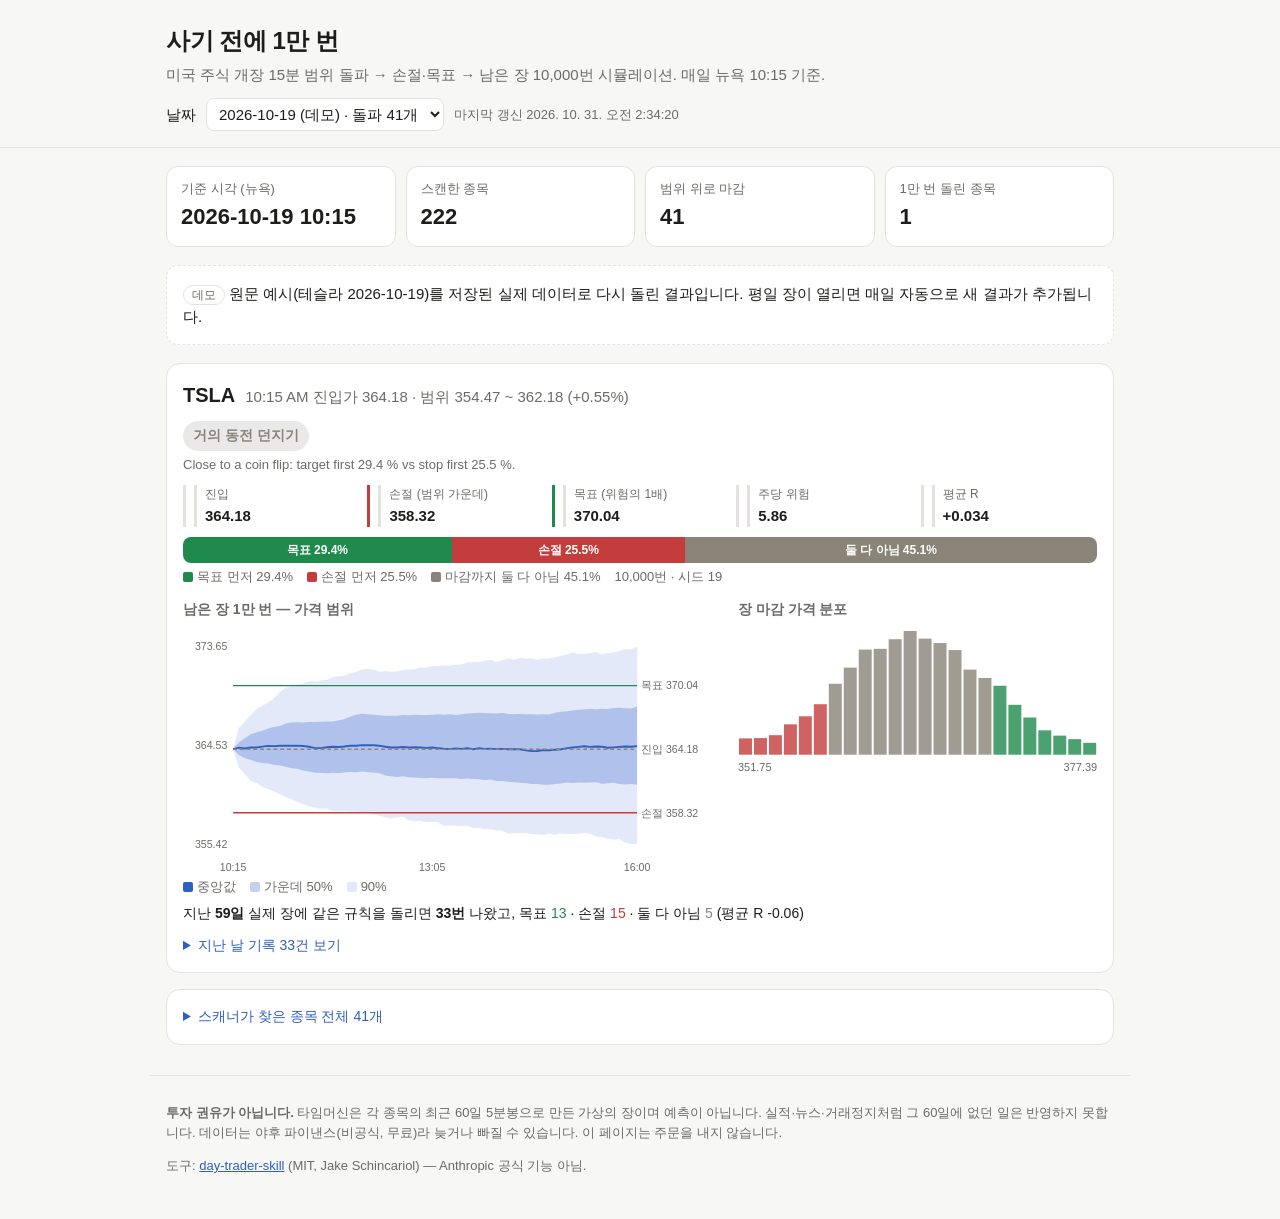
<file: index.html>
<!doctype html>
<html lang="ko">
<head>
<meta charset="utf-8">
<meta name="viewport" content="width=device-width, initial-scale=1">
<title>사기 전에 1만 번</title>
<meta name="description" content="day-trader-skill로 매일 미국 주식 개장 돌파 종목을 찾고, 사기 전에 1만 번 돌려 본 결과">
<link rel="icon" href="data:image/svg+xml,%3Csvg xmlns=%27http://www.w3.org/2000/svg%27 viewBox=%270 0 100 100%27%3E%3Ctext y=%27.9em%27 font-size=%2790%27%3E%F0%9F%8E%B2%3C/text%3E%3C/svg%3E">
<link rel="stylesheet" href="style.css">
</head>
<body>
<header class="top">
  <div class="wrap">
    <h1>사기 전에 1만 번</h1>
    <p class="sub">미국 주식 개장 15분 범위 돌파 → 손절·목표 → 남은 장 10,000번 시뮬레이션. 매일 뉴욕 10:15 기준.</p>
    <div class="controls">
      <label for="day">날짜</label>
      <select id="day"></select>
      <span id="updated" class="muted"></span>
    </div>
  </div>
</header>

<main class="wrap">
  <section id="summary" class="summary"></section>
  <section id="trades"></section>
  <section id="scanlist"></section>
</main>

<footer class="wrap foot">
  <p><strong>투자 권유가 아닙니다.</strong> 타임머신은 각 종목의 최근 60일 5분봉으로 만든 가상의 장이며 예측이 아닙니다.
    실적·뉴스·거래정지처럼 그 60일에 없던 일은 반영하지 못합니다. 데이터는 야후 파이낸스(비공식, 무료)라 늦거나 빠질 수 있습니다.
    이 페이지는 주문을 내지 않습니다.</p>
  <p class="muted">도구: <a href="https://github.com/Jakeschincariol/day-trader-skill">day-trader-skill</a> (MIT, Jake Schincariol) — Anthropic 공식 기능 아님.</p>
</footer>

<script src="app.js"></script>
</body>
</html>
</file>
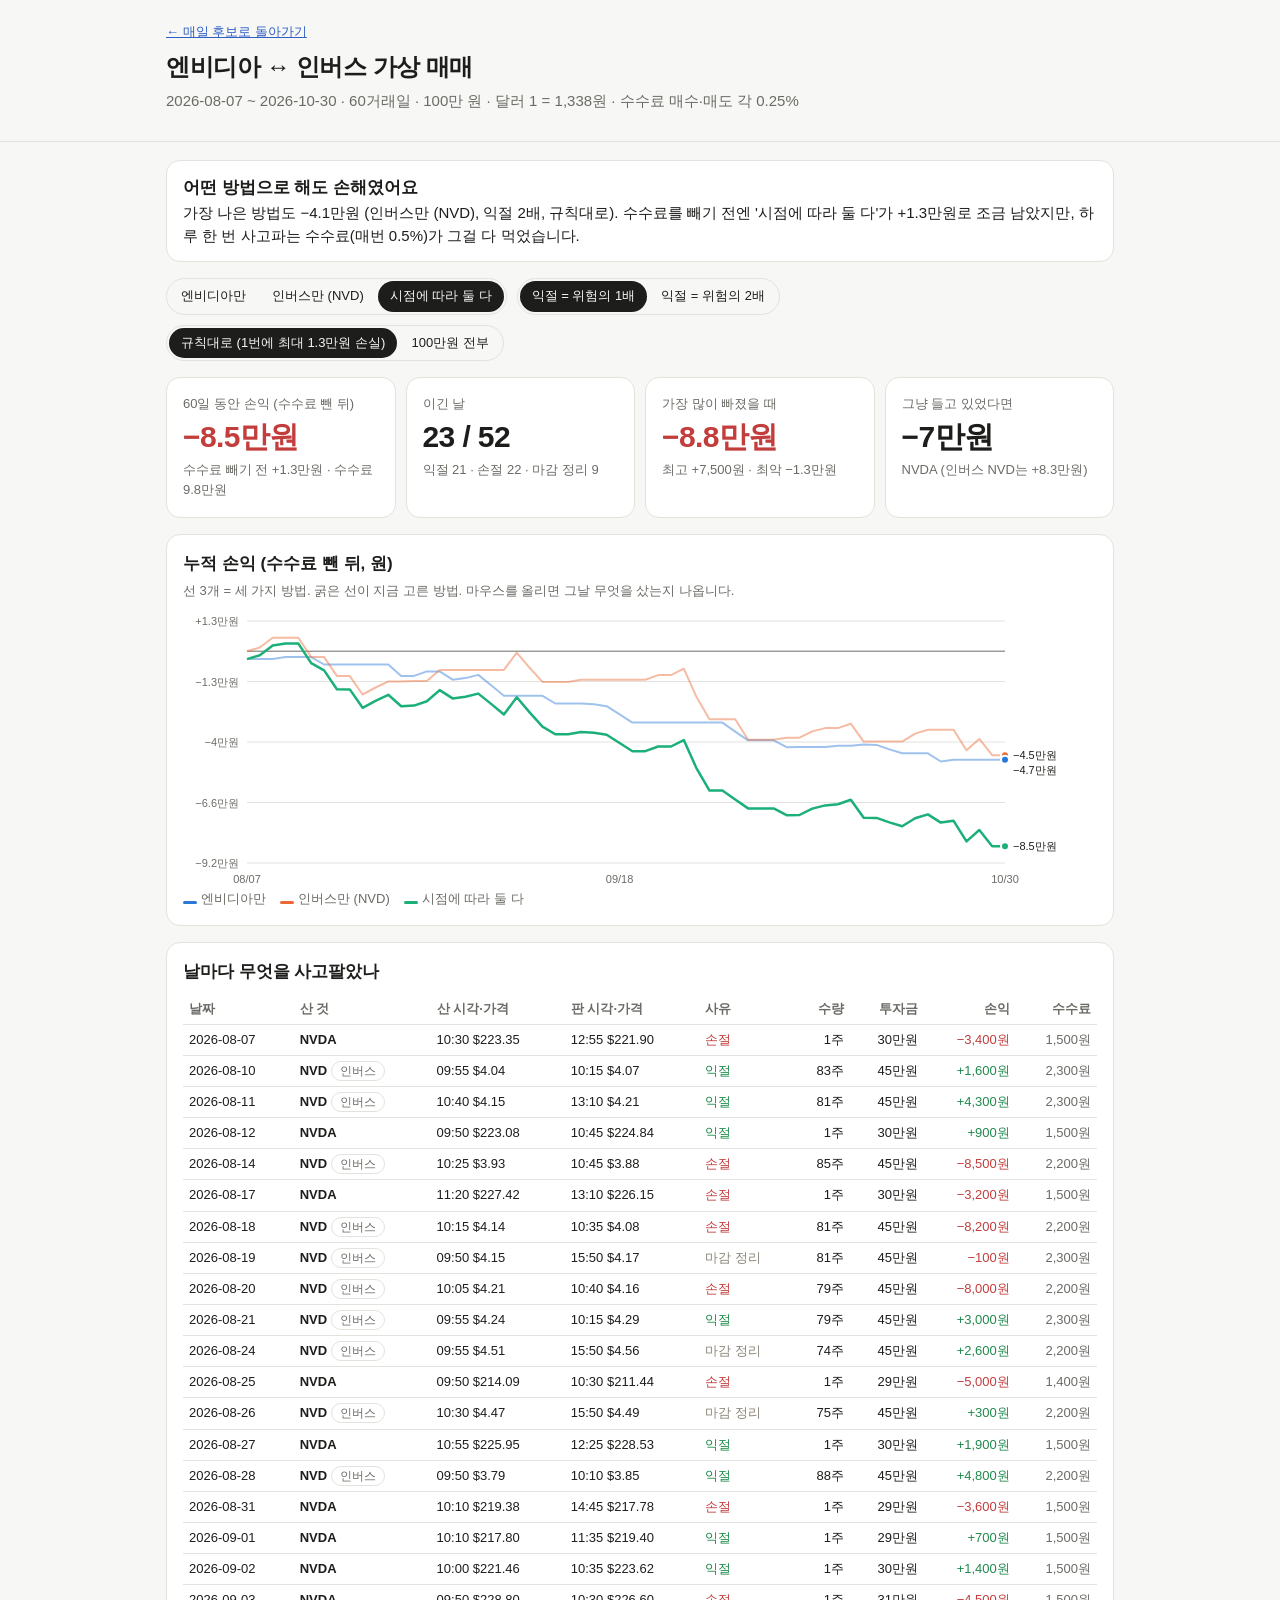
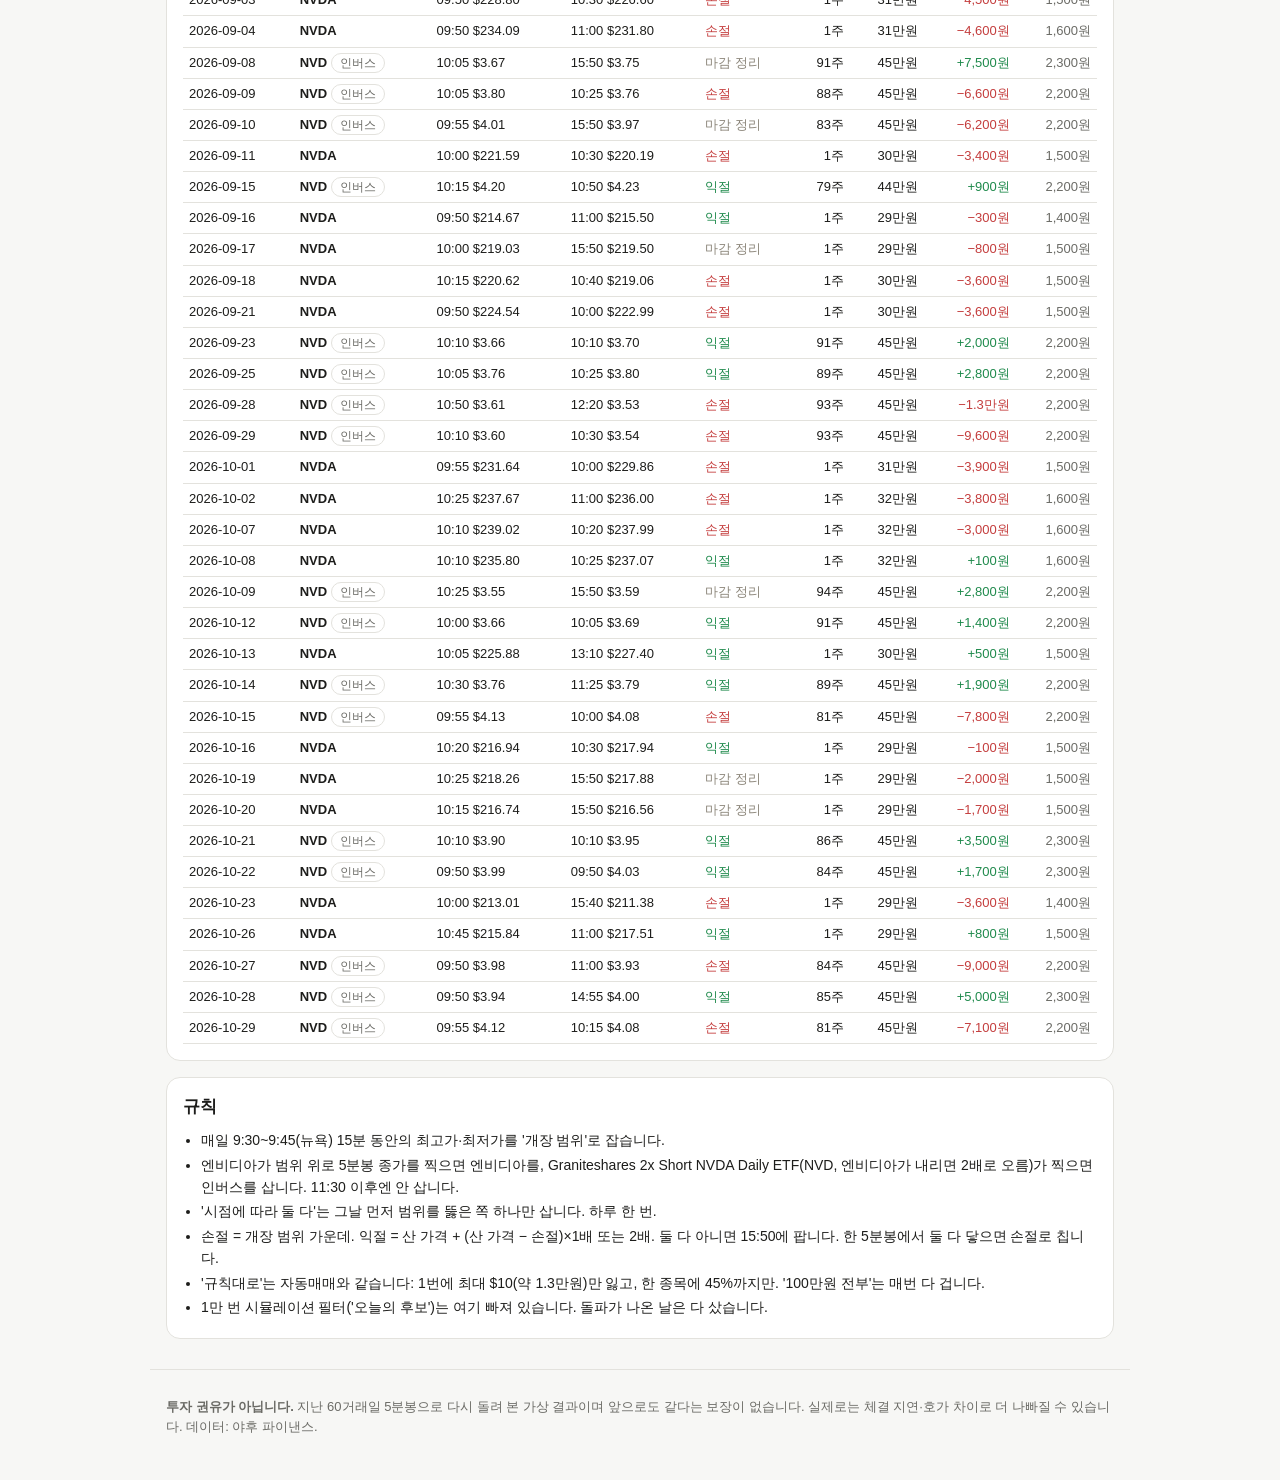
<file: site/backtest.html>
<!doctype html>
<html lang="ko">
<head>
<meta charset="utf-8">
<meta name="viewport" content="width=device-width, initial-scale=1">
<title>엔비디아 가상 매매</title>
<meta name="description" content="엔비디아와 인버스 ETF를 시점에 따라 사고팔았다면: 지난 60거래일 가상 매매 결과">
<link rel="stylesheet" href="style.css">
<style>
  :root { --s1: #2a78d6; --s2: #eb6834; --s3: #1baf7a; --grid: #e3e2dd; }
  @media (prefers-color-scheme: dark) { :root { --s1: #3987e5; --s2: #d95926; --s3: #199e70; --grid: #34332f; } }
  .seg { display: inline-flex; border: 1px solid var(--line); border-radius: 999px; padding: 2px; gap: 2px; flex-wrap: wrap; }
  .seg button { font: inherit; font-size: 13px; border: 0; background: transparent; color: var(--ink); padding: 5px 12px; border-radius: 999px; cursor: pointer; }
  .seg button.on { background: var(--ink); color: var(--bg); }
  .bar { display: flex; gap: 10px; flex-wrap: wrap; align-items: center; margin: 4px 0 16px; }
  .hero { display: grid; grid-template-columns: repeat(auto-fit, minmax(200px, 1fr)); gap: 10px; margin-bottom: 16px; }
  .hero .card { margin: 0; }
  .hero .k { color: var(--muted); font-size: 13px; }
  .hero .v { font-size: 30px; font-weight: 800; letter-spacing: -0.02em; font-variant-numeric: tabular-nums; }
  .hero .s { color: var(--muted); font-size: 13px; }
  .chart-wrap { position: relative; }
  .tip { position: absolute; pointer-events: none; background: var(--card); border: 1px solid var(--line); border-radius: 10px; padding: 8px 10px; font-size: 13px; box-shadow: 0 4px 16px rgba(0,0,0,.12); display: none; white-space: nowrap; z-index: 2; }
  .tip i { display: inline-block; width: 10px; height: 3px; border-radius: 2px; margin-right: 6px; vertical-align: middle; }
  .legend i.line { width: 14px; height: 3px; }
  .verdict-box { border-radius: 14px; padding: 14px 16px; margin-bottom: 16px; border: 1px solid var(--line); background: var(--card); }
  .verdict-box strong { font-size: 17px; }
  td.num, th.num { text-align: right; }
</style>
</head>
<body>
<header class="top">
  <div class="wrap">
    <p class="muted" style="margin:0 0 6px"><a href="./">← 매일 후보로 돌아가기</a></p>
    <h1 id="title">엔비디아 ↔ 인버스 가상 매매</h1>
    <p class="sub" id="sub"></p>
  </div>
</header>

<main class="wrap">
  <div id="verdict" class="verdict-box"></div>

  <div class="bar">
    <div class="seg" id="seg-strategy"></div>
    <div class="seg" id="seg-r"></div>
    <div class="seg" id="seg-size"></div>
  </div>

  <section class="hero" id="hero"></section>

  <section class="card">
    <h2 style="font-size:17px;margin:0 0 4px">누적 손익 (수수료 뺀 뒤, 원)</h2>
    <p class="muted" style="margin:0 0 8px" id="chart-note"></p>
    <div class="chart-wrap" id="chart-wrap"><svg id="chart" role="img" aria-label="날짜별 누적 손익"></svg><div class="tip" id="tip"></div></div>
    <div class="legend" id="legend"></div>
  </section>

  <section class="card">
    <h2 style="font-size:17px;margin:0 0 8px">날마다 무엇을 사고팔았나</h2>
    <div class="table-wrap"><table class="nowrap" id="table"></table></div>
  </section>

  <section class="card">
    <h2 style="font-size:17px;margin:0 0 8px">규칙</h2>
    <ul class="news" id="rules"></ul>
  </section>
</main>

<footer class="wrap foot">
  <p><strong>투자 권유가 아닙니다.</strong> 지난 60거래일 5분봉으로 다시 돌려 본 가상 결과이며 앞으로도 같다는 보장이 없습니다.
    실제로는 체결 지연·호가 차이로 더 나빠질 수 있습니다. 데이터: 야후 파이낸스.</p>
</footer>

<script>
(function () {
  "use strict";
  var $ = function (id) { return document.getElementById(id); };
  function esc(s) { return String(s == null ? "" : s).replace(/[&<>"']/g, function (c) { return { "&": "&amp;", "<": "&lt;", ">": "&gt;", '"': "&quot;", "'": "&#39;" }[c]; }); }
  function won(x, sign) {
    var r = Math.round(x / 100) * 100, a = Math.abs(r);
    var t = a >= 10000 ? (a / 10000).toFixed(a >= 100000 ? 0 : 1).replace(/\.0$/, "") + "만" : a.toLocaleString("ko-KR");
    return (sign && r > 0 ? "+" : r < 0 ? "−" : "") + t + "원";
  }
  var REASON = { target: "익절", stop: "손절", close: "마감 정리" };
  var state = { strategy: "both", r: 1, all_in: false };
  var D, LABEL, COLOR = { long: "var(--s1)", short: "var(--s2)", both: "var(--s3)" };

  function seg(id, items, key) {
    $(id).innerHTML = items.map(function (it) {
      return '<button data-v="' + it[0] + '"' + (String(state[key]) === String(it[0]) ? ' class="on"' : "") + ">" + it[1] + "</button>";
    }).join("");
    Array.prototype.forEach.call($(id).querySelectorAll("button"), function (b) {
      b.onclick = function () {
        var v = b.getAttribute("data-v");
        state[key] = key === "r" ? Number(v) : key === "all_in" ? v === "true" : v;
        draw();
      };
    });
  }
  function run(strategy) {
    return D.runs.filter(function (x) { return x.strategy === strategy && x.r === state.r && x.all_in === state.all_in; })[0];
  }

  function chart() {
    var keys = ["long", "short", "both"], days = D.days, n = days.length;
    var wrap = $("chart-wrap"), W = Math.max(320, wrap.clientWidth), H = 280, L = 64, R = 92, T = 12, B = 26;
    var series = keys.map(function (k) { return { k: k, c: run(k).summary.curve }; });
    var lo = 0, hi = 0;
    series.forEach(function (s) { s.c.forEach(function (v) { lo = Math.min(lo, v); hi = Math.max(hi, v); }); });
    var pad = (hi - lo) * 0.08 || 1000; lo -= pad; hi += pad;
    var x = function (i) { return L + i * (W - L - R) / (n - 1); };
    var y = function (v) { return T + (hi - v) * (H - T - B) / (hi - lo); };
    var g = "";
    for (var j = 0; j <= 4; j++) {
      var v = lo + (hi - lo) * j / 4;
      g += '<line x1="' + L + '" x2="' + (W - R) + '" y1="' + y(v) + '" y2="' + y(v) + '" stroke="var(--grid)" stroke-width="1"/>' +
        '<text x="' + (L - 8) + '" y="' + (y(v) + 4) + '" text-anchor="end">' + won(v, true) + "</text>";
    }
    g += '<line x1="' + L + '" x2="' + (W - R) + '" y1="' + y(0) + '" y2="' + y(0) + '" stroke="var(--muted)" stroke-width="1"/>';
    [0, Math.floor((n - 1) / 2), n - 1].forEach(function (i) {
      g += '<text x="' + x(i) + '" y="' + (H - 6) + '" text-anchor="middle">' + days[i].slice(5).replace("-", "/") + "</text>";
    });
    // end labels, nudged apart so they never overlap
    var ends = series.map(function (s) { return { k: s.k, v: s.c[n - 1], y: y(s.c[n - 1]) }; }).sort(function (a, b) { return a.y - b.y; });
    for (var e = 1; e < ends.length; e++) if (ends[e].y - ends[e - 1].y < 15) ends[e].y = ends[e - 1].y + 15;
    series.forEach(function (s) {
      var on = s.k === state.strategy;
      g += '<path d="M' + s.c.map(function (v, i) { return x(i).toFixed(1) + "," + y(v).toFixed(1); }).join("L") + '" fill="none" stroke="' +
        COLOR[s.k] + '" stroke-width="' + (on ? 2.5 : 2) + '" stroke-opacity="' + (on ? 1 : 0.45) + '" stroke-linejoin="round"/>';
    });
    ends.forEach(function (en) {
      g += '<circle cx="' + x(n - 1) + '" cy="' + y(en.v) + '" r="4" fill="' + COLOR[en.k] + '" stroke="var(--card)" stroke-width="2"/>' +
        '<text x="' + (x(n - 1) + 8) + '" y="' + (en.y + 4) + '" style="fill:var(--ink)">' + won(en.v, true) + "</text>";
    });
    g += '<line id="cross" x1="0" x2="0" y1="' + T + '" y2="' + (H - B) + '" stroke="var(--muted)" stroke-dasharray="3 3" visibility="hidden"/>' +
      '<rect x="' + L + '" y="' + T + '" width="' + (W - L - R) + '" height="' + (H - T - B) + '" fill="transparent" id="hit"/>';
    var svg = $("chart");
    svg.setAttribute("viewBox", "0 0 " + W + " " + H);
    svg.innerHTML = g;
    $("legend").innerHTML = keys.map(function (k) { return '<span><i class="line" style="background:' + COLOR[k] + '"></i>' + LABEL[k] + "</span>"; }).join("");
    var hit = $("hit"), tip = $("tip"), cross = $("cross");
    function show(evt) {
      var r = svg.getBoundingClientRect(), px = (evt.clientX - r.left) * W / r.width;
      var i = Math.max(0, Math.min(n - 1, Math.round((px - L) * (n - 1) / (W - L - R))));
      cross.setAttribute("x1", x(i)); cross.setAttribute("x2", x(i)); cross.setAttribute("visibility", "visible");
      tip.innerHTML = "<strong>" + days[i] + "</strong><br>" + keys.map(function (k) {
        var t = run(k).trades[i];
        var what = t && t.pnl_krw != null ? t.symbol + " " + REASON[t.reason] + " " + won(t.pnl_krw, true) : "거래 없음";
        return '<i style="background:' + COLOR[k] + '"></i>' + LABEL[k] + ": 누적 " + won(series[keys.indexOf(k)].c[i], true) +
          ' <span class="muted">(' + what + ")</span>";
      }).join("<br>");
      tip.style.display = "block";
      var left = x(i) * r.width / W + 12;
      if (left + tip.offsetWidth > r.width) left = x(i) * r.width / W - tip.offsetWidth - 12;
      tip.style.left = Math.max(0, left) + "px"; tip.style.top = "8px";
    }
    hit.addEventListener("mousemove", show);
    hit.addEventListener("touchstart", function (e) { show(e.touches[0]); }, { passive: true });
    hit.addEventListener("mouseleave", function () { tip.style.display = "none"; cross.setAttribute("visibility", "hidden"); });
  }

  function draw() {
    seg("seg-strategy", [["long", LABEL.long], ["short", LABEL.short], ["both", LABEL.both]], "strategy");
    seg("seg-r", [[1, "익절 = 위험의 1배"], [2, "익절 = 위험의 2배"]], "r");
    seg("seg-size", [[false, "규칙대로 (1번에 최대 1.3만원 손실)"], [true, "100만원 전부"]], "all_in");
    var cur = run(state.strategy), s = cur.summary;
    var tile = function (k, v, sub, cls) {
      return '<div class="card"><div class="k">' + k + '</div><div class="v ' + (cls || "") + '">' + v + '</div><div class="s">' + sub + "</div></div>";
    };
    $("hero").innerHTML =
      tile("60일 동안 손익 (수수료 뺀 뒤)", won(s.total_krw, true), "수수료 빼기 전 " + won(s.gross_krw, true) + " · 수수료 " + won(s.fees_krw),
        s.total_krw >= 0 ? "o-target" : "o-stop") +
      tile("이긴 날", s.wins + " / " + s.n, "익절 " + s.reasons.target + " · 손절 " + s.reasons.stop + " · 마감 정리 " + s.reasons.close) +
      tile("가장 많이 빠졌을 때", won(s.max_drawdown_krw, true), "최고 " + won(s.best_krw, true) + " · 최악 " + won(s.worst_krw, true), "o-stop") +
      tile("그냥 들고 있었다면", won(D.hold[D.long.symbol].pnl_krw, true), D.long.symbol + " (인버스 " + D.short.symbol + "는 " +
        won(D.hold[D.short.symbol].pnl_krw, true) + ")");
    $("chart-note").textContent = "선 3개 = 세 가지 방법. 굵은 선이 지금 고른 방법. 마우스를 올리면 그날 무엇을 샀는지 나옵니다.";
    chart();
    var rows = cur.trades.map(function (t, i) {
      if (!t) return "";
      if (t.pnl_krw == null) return "<tr><td>" + D.days[i] + "</td><td>" + esc(t.symbol) + '</td><td colspan="7" class="muted">' + esc(t.skip) + "</td></tr>";
      return "<tr><td>" + D.days[i] + "</td><td><strong>" + esc(t.symbol) + "</strong>" + (t.symbol === D.short.symbol ? ' <span class="tag">인버스</span>' : "") +
        "</td><td>" + t.in_t + " $" + t.entry.toFixed(2) + "</td><td>" + t.out_t + " $" + t.exit.toFixed(2) + '</td><td class="o-' + t.reason + '">' +
        REASON[t.reason] + '</td><td class="num">' + t.qty + '주</td><td class="num">' + won(t.invest_krw) + '</td><td class="num ' +
        (t.pnl_krw >= 0 ? "o-target" : "o-stop") + '">' + won(t.pnl_krw, true) + '</td><td class="num muted">' + won(t.fee_krw) + "</td></tr>";
    }).join("");
    $("table").innerHTML = '<tr><th>날짜</th><th>산 것</th><th>산 시각·가격</th><th>판 시각·가격</th><th>사유</th><th class="num">수량</th>' +
      '<th class="num">투자금</th><th class="num">손익</th><th class="num">수수료</th></tr>' +
      (rows || '<tr><td colspan="9" class="muted">거래 없음</td></tr>');
  }

  fetch("data/backtest/NVDA-NVD.json", { cache: "no-store" }).then(function (r) { return r.json(); }).then(function (d) {
    D = d;
    LABEL = { long: "엔비디아만", short: "인버스만 (" + d.short.symbol + ")", both: "시점에 따라 둘 다" };
    $("sub").textContent = d.days[0] + " ~ " + d.days[d.days.length - 1] + " · " + d.days.length + "거래일 · 100만 원 · 달러 1 = " +
      Math.round(d.fx_krw).toLocaleString() + "원 · 수수료 매수·매도 각 " + (d.fee * 100) + "%";
    var best = d.runs.slice().sort(function (a, b) { return b.summary.total_krw - a.summary.total_krw; })[0];
    var gross = run("both").summary;
    $("verdict").innerHTML = "<strong>" + (best.summary.total_krw > 0 ? "일부 방법은 이겼어요" : "어떤 방법으로 해도 손해였어요") + "</strong><br>" +
      "가장 나은 방법도 " + won(best.summary.total_krw, true) + " (" + LABEL[best.strategy] + ", 익절 " + best.r + "배, " +
      (best.all_in ? "100만원 전부" : "규칙대로") + "). 수수료를 빼기 전엔 '시점에 따라 둘 다'가 " + won(gross.gross_krw, true) +
      "로 조금 남았지만, 하루 한 번 사고파는 수수료(매번 0.5%)가 그걸 다 먹었습니다.";
    $("rules").innerHTML = [
      "매일 9:30~9:45(뉴욕) 15분 동안의 최고가·최저가를 '개장 범위'로 잡습니다.",
      "엔비디아가 범위 위로 5분봉 종가를 찍으면 엔비디아를, " + d.short.name + "(" + d.short.symbol + ", 엔비디아가 내리면 2배로 오름)가 찍으면 인버스를 삽니다. 11:30 이후엔 안 삽니다.",
      "'시점에 따라 둘 다'는 그날 먼저 범위를 뚫은 쪽 하나만 삽니다. 하루 한 번.",
      "손절 = 개장 범위 가운데. 익절 = 산 가격 + (산 가격 − 손절)×1배 또는 2배. 둘 다 아니면 15:50에 팝니다. 한 5분봉에서 둘 다 닿으면 손절로 칩니다.",
      "'규칙대로'는 자동매매와 같습니다: 1번에 최대 $10(약 1.3만원)만 잃고, 한 종목에 45%까지만. '100만원 전부'는 매번 다 겁니다.",
      "1만 번 시뮬레이션 필터('오늘의 후보')는 여기 빠져 있습니다. 돌파가 나온 날은 다 샀습니다.",
    ].map(function (x) { return "<li>" + esc(x) + "</li>"; }).join("");
    draw();
    window.addEventListener("resize", chart);
  });
})();
</script>
</body>
</html>
</file>
<file: style.css>
:root {
  --bg: #f7f7f5;
  --card: #ffffff;
  --ink: #1d1d1b;
  --muted: #6b6b66;
  --line: #e3e2dd;
  --good: #1f8a4c;
  --bad: #c43d3d;
  --flat: #8a8478;
  --band-outer: rgba(56, 102, 204, 0.14);
  --band-inner: rgba(56, 102, 204, 0.30);
  --median: #2f5fc4;
  --accent: #2f5fc4;
}
@media (prefers-color-scheme: dark) {
  :root {
    --bg: #141413;
    --card: #1e1e1c;
    --ink: #ecebe6;
    --muted: #a19f97;
    --line: #34332f;
    --good: #4cc27c;
    --bad: #ec6b6b;
    --flat: #a8a294;
    --band-outer: rgba(120, 160, 255, 0.14);
    --band-inner: rgba(120, 160, 255, 0.30);
    --median: #8fb0ff;
    --accent: #8fb0ff;
  }
}
* { box-sizing: border-box; }
body {
  margin: 0;
  background: var(--bg);
  color: var(--ink);
  font: 15px/1.55 -apple-system, BlinkMacSystemFont, "Apple SD Gothic Neo", "Malgun Gothic", "Noto Sans KR", sans-serif;
}
a { color: var(--accent); }
.wrap { max-width: 980px; margin: 0 auto; padding: 0 16px; }
.top { border-bottom: 1px solid var(--line); padding: 22px 0 16px; margin-bottom: 18px; }
h1 { margin: 0; font-size: 24px; letter-spacing: -0.02em; }
.sub { margin: 4px 0 12px; color: var(--muted); }
.controls { display: flex; gap: 10px; align-items: center; flex-wrap: wrap; }
select { font: inherit; padding: 6px 8px; border-radius: 8px; border: 1px solid var(--line); background: var(--card); color: var(--ink); }
.muted { color: var(--muted); font-size: 13px; }
.summary { display: grid; grid-template-columns: repeat(auto-fit, minmax(150px, 1fr)); gap: 10px; margin-bottom: 18px; }
.stat { background: var(--card); border: 1px solid var(--line); border-radius: 12px; padding: 12px 14px; }
.stat .k { color: var(--muted); font-size: 13px; }
.stat .v { font-size: 22px; font-weight: 650; font-variant-numeric: tabular-nums; }
.notice { background: var(--card); border: 1px dashed var(--line); border-radius: 12px; padding: 16px; margin-bottom: 18px; }
.card { background: var(--card); border: 1px solid var(--line); border-radius: 14px; padding: 16px; margin-bottom: 16px; }
.card h2 { margin: 0; font-size: 20px; display: flex; gap: 10px; align-items: baseline; flex-wrap: wrap; }
.card h2 .px { font-size: 15px; color: var(--muted); font-weight: 500; }
.verdict { display: inline-block; margin: 10px 0 4px; padding: 4px 10px; border-radius: 999px; font-weight: 600; font-size: 14px; }
.verdict.good { background: color-mix(in srgb, var(--good) 15%, transparent); color: var(--good); }
.verdict.bad { background: color-mix(in srgb, var(--bad) 15%, transparent); color: var(--bad); }
.verdict.flat { background: color-mix(in srgb, var(--flat) 18%, transparent); color: var(--flat); }
.levels { display: grid; grid-template-columns: repeat(auto-fit, minmax(120px, 1fr)); gap: 8px; margin: 10px 0; }
.levels div { border-left: 3px solid var(--line); padding-left: 8px; }
.levels .k { color: var(--muted); font-size: 12px; }
.levels .v { font-variant-numeric: tabular-nums; font-weight: 600; }
.levels .stop { border-color: var(--bad); }
.levels .target { border-color: var(--good); }
.odds { display: flex; height: 26px; border-radius: 8px; overflow: hidden; margin: 8px 0 4px; font-size: 12px; font-weight: 600; color: #fff; }
.odds span { display: flex; align-items: center; justify-content: center; white-space: nowrap; overflow: hidden; }
.odds .t { background: var(--good); }
.odds .s { background: var(--bad); }
.odds .n { background: var(--flat); }
.legend { display: flex; gap: 14px; flex-wrap: wrap; font-size: 13px; color: var(--muted); }
.legend i { display: inline-block; width: 10px; height: 10px; border-radius: 2px; margin-right: 4px; vertical-align: -1px; }
.grid2 { display: grid; grid-template-columns: 3fr 2fr; gap: 16px; margin-top: 12px; }
@media (max-width: 720px) { .grid2 { grid-template-columns: 1fr; } }
.panel h3 { font-size: 14px; margin: 0 0 6px; color: var(--muted); font-weight: 600; }
svg { width: 100%; height: auto; display: block; }
svg text { fill: var(--muted); font-size: 11px; }
.hist-line { font-size: 14px; margin: 6px 0; }
details { margin-top: 10px; }
summary { cursor: pointer; color: var(--accent); font-size: 14px; }
table { width: 100%; border-collapse: collapse; font-size: 13px; font-variant-numeric: tabular-nums; }
th, td { text-align: left; padding: 5px 6px; border-bottom: 1px solid var(--line); }
th { color: var(--muted); font-weight: 600; }
.o-target { color: var(--good); }
.o-stop { color: var(--bad); }
.o-close { color: var(--flat); }
.news { margin: 10px 0 0; padding-left: 18px; font-size: 14px; }
.news li { margin: 3px 0; }
.table-wrap { overflow-x: auto; }
.foot { border-top: 1px solid var(--line); margin-top: 30px; padding-top: 14px; padding-bottom: 30px; font-size: 13px; color: var(--muted); }
.tag { font-size: 12px; padding: 2px 8px; border-radius: 999px; border: 1px solid var(--line); color: var(--muted); }
.err { color: var(--bad); font-size: 14px; }
</file>
<file: site/style.css>
:root {
  --bg: #f7f7f5;
  --card: #ffffff;
  --ink: #1d1d1b;
  --muted: #6b6b66;
  --line: #e3e2dd;
  --good: #1f8a4c;
  --bad: #c43d3d;
  --flat: #8a8478;
  --band-outer: rgba(56, 102, 204, 0.14);
  --band-inner: rgba(56, 102, 204, 0.30);
  --median: #2f5fc4;
  --accent: #2f5fc4;
}
@media (prefers-color-scheme: dark) {
  :root {
    --bg: #141413;
    --card: #1e1e1c;
    --ink: #ecebe6;
    --muted: #a19f97;
    --line: #34332f;
    --good: #4cc27c;
    --bad: #ec6b6b;
    --flat: #a8a294;
    --band-outer: rgba(120, 160, 255, 0.14);
    --band-inner: rgba(120, 160, 255, 0.30);
    --median: #8fb0ff;
    --accent: #8fb0ff;
  }
}
* { box-sizing: border-box; }
body {
  margin: 0;
  background: var(--bg);
  color: var(--ink);
  font: 15px/1.55 -apple-system, BlinkMacSystemFont, "Apple SD Gothic Neo", "Malgun Gothic", "Noto Sans KR", sans-serif;
}
a { color: var(--accent); }
.wrap { max-width: 980px; margin: 0 auto; padding: 0 16px; }
.top { border-bottom: 1px solid var(--line); padding: 22px 0 16px; margin-bottom: 18px; }
h1 { margin: 0; font-size: 24px; letter-spacing: -0.02em; }
.sub { margin: 4px 0 12px; color: var(--muted); }
.controls { display: flex; gap: 10px; align-items: center; flex-wrap: wrap; }
select { font: inherit; padding: 6px 8px; border-radius: 8px; border: 1px solid var(--line); background: var(--card); color: var(--ink); }
.muted { color: var(--muted); font-size: 13px; }
.summary { display: grid; grid-template-columns: repeat(auto-fit, minmax(150px, 1fr)); gap: 10px; margin-bottom: 18px; }
.stat { background: var(--card); border: 1px solid var(--line); border-radius: 12px; padding: 12px 14px; }
.stat .k { color: var(--muted); font-size: 13px; }
.stat .v { font-size: 22px; font-weight: 650; font-variant-numeric: tabular-nums; }
.notice { background: var(--card); border: 1px dashed var(--line); border-radius: 12px; padding: 16px; margin-bottom: 18px; }
.card { background: var(--card); border: 1px solid var(--line); border-radius: 14px; padding: 16px; margin-bottom: 16px; }
.card h2 { margin: 0; font-size: 20px; display: flex; gap: 10px; align-items: baseline; flex-wrap: wrap; }
.card h2 .px { font-size: 15px; color: var(--muted); font-weight: 500; }
.verdict { display: inline-block; margin: 10px 0 4px; padding: 4px 10px; border-radius: 999px; font-weight: 600; font-size: 14px; }
.verdict.good { background: color-mix(in srgb, var(--good) 15%, transparent); color: var(--good); }
.verdict.bad { background: color-mix(in srgb, var(--bad) 15%, transparent); color: var(--bad); }
.verdict.flat { background: color-mix(in srgb, var(--flat) 18%, transparent); color: var(--flat); }
.levels { display: grid; grid-template-columns: repeat(auto-fit, minmax(120px, 1fr)); gap: 8px; margin: 10px 0; }
.levels div { border-left: 3px solid var(--line); padding-left: 8px; }
.levels .k { color: var(--muted); font-size: 12px; }
.levels .v { font-variant-numeric: tabular-nums; font-weight: 600; }
.levels .stop { border-color: var(--bad); }
.levels .target { border-color: var(--good); }
.odds { display: flex; height: 26px; border-radius: 8px; overflow: hidden; margin: 8px 0 4px; font-size: 12px; font-weight: 600; color: #fff; }
.odds span { display: flex; align-items: center; justify-content: center; white-space: nowrap; overflow: hidden; }
.odds .t { background: var(--good); }
.odds .s { background: var(--bad); }
.odds .n { background: var(--flat); }
.legend { display: flex; gap: 14px; flex-wrap: wrap; font-size: 13px; color: var(--muted); }
.legend i { display: inline-block; width: 10px; height: 10px; border-radius: 2px; margin-right: 4px; vertical-align: -1px; }
.grid2 { display: grid; grid-template-columns: 3fr 2fr; gap: 16px; margin-top: 12px; }
@media (max-width: 720px) { .grid2 { grid-template-columns: 1fr; } }
.panel h3 { font-size: 14px; margin: 0 0 6px; color: var(--muted); font-weight: 600; }
svg { width: 100%; height: auto; display: block; }
svg text { fill: var(--muted); font-size: 11px; }
.hist-line { font-size: 14px; margin: 6px 0; }
details { margin-top: 10px; }
summary { cursor: pointer; color: var(--accent); font-size: 14px; }
table { width: 100%; border-collapse: collapse; font-size: 13px; font-variant-numeric: tabular-nums; }
th, td { text-align: left; padding: 5px 6px; border-bottom: 1px solid var(--line); }
th { color: var(--muted); font-weight: 600; }
.o-target { color: var(--good); }
.o-stop { color: var(--bad); }
.o-close { color: var(--flat); }
.news { margin: 10px 0 0; padding-left: 18px; font-size: 14px; }
.news li { margin: 3px 0; }
.table-wrap { overflow-x: auto; }
.foot { border-top: 1px solid var(--line); margin-top: 30px; padding-top: 14px; padding-bottom: 30px; font-size: 13px; color: var(--muted); }
.tag { font-size: 12px; padding: 2px 8px; border-radius: 999px; border: 1px solid var(--line); color: var(--muted); }
.err { color: var(--bad); font-size: 14px; }
.grade { display: inline-block; font-size: 13px; font-weight: 650; padding: 2px 9px; border-radius: 999px; vertical-align: 2px; }
.grade.good { background: color-mix(in srgb, var(--good) 15%, transparent); color: var(--good); }
.grade.bad { background: color-mix(in srgb, var(--bad) 13%, transparent); color: var(--bad); }
.grade.flat { background: color-mix(in srgb, var(--flat) 18%, transparent); color: var(--flat); }
.how { margin: 8px 0 0; font-size: 14px; }
.rank h2 { margin-bottom: 4px; }
.rank td a { font-weight: 650; text-decoration: none; }
.filters { display: flex; gap: 6px; flex-wrap: wrap; align-items: center; margin: 10px 0; }
.filters button { font: inherit; font-size: 13px; padding: 5px 11px; border-radius: 999px; border: 1px solid var(--line); background: transparent; color: var(--ink); cursor: pointer; }
.filters button.on { background: var(--ink); color: var(--bg); border-color: var(--ink); }
.filters input { font: inherit; font-size: 13px; padding: 5px 10px; border-radius: 999px; border: 1px solid var(--line); background: var(--card); color: var(--ink); min-width: 0; flex: 1 1 160px; max-width: 240px; }
.rank th, .rank td { white-space: nowrap; }
.nowrap th, .nowrap td { white-space: nowrap; }
.picks h2 { font-size: 20px; margin: 4px 0 12px; display: flex; gap: 10px; align-items: baseline; flex-wrap: wrap; }
.picks h2 .muted { font-size: 13px; font-weight: 500; }
.pick-grid { display: grid; grid-template-columns: repeat(auto-fill, minmax(min(100%, 440px), 1fr)); gap: 12px; }
.pick { background: var(--card); border: 1px solid var(--line); border-radius: 14px; padding: 14px 16px; }
.pick-head { display: flex; gap: 12px; align-items: flex-start; }
.pick-head > div { flex: 1; min-width: 0; }
.pick-head .rank { width: 28px; height: 28px; border-radius: 50%; background: var(--ink); color: var(--bg); display: flex; align-items: center; justify-content: center; font-weight: 700; flex: none; }
.pick-name { font-size: 18px; font-weight: 700; line-height: 1.3; }
.pick-body { display: grid; grid-template-columns: 1fr; gap: 10px; margin: 12px 0 8px; }
.big { display: flex; align-items: baseline; gap: 10px; flex-wrap: wrap; }
.oc b, .oc span { white-space: nowrap; }
.big .k { color: var(--muted); font-size: 13px; }
.big .v { font-size: 40px; font-weight: 800; letter-spacing: -0.03em; line-height: 1.1; color: var(--good); font-variant-numeric: tabular-nums; }
.outcomes { display: grid; grid-template-columns: repeat(3, 1fr); gap: 6px; }
.oc { border-radius: 10px; padding: 8px; text-align: center; display: flex; flex-direction: column; gap: 2px; }
.oc span { font-size: 12px; color: var(--muted); }
.oc b { font-size: 15px; font-variant-numeric: tabular-nums; }
.oc i { font-style: normal; font-size: 12px; color: var(--muted); }
.oc.win { background: color-mix(in srgb, var(--good) 12%, transparent); } .oc.win b { color: var(--good); }
.oc.lose { background: color-mix(in srgb, var(--bad) 11%, transparent); } .oc.lose b { color: var(--bad); }
.oc.flat { background: color-mix(in srgb, var(--flat) 14%, transparent); } .oc.flat b { font-size: 13px; }
.pick-foot { margin: 6px 0 0; line-height: 1.6; }
.rank td i { font-style: normal; color: var(--muted); font-size: 12px; }
</file>
